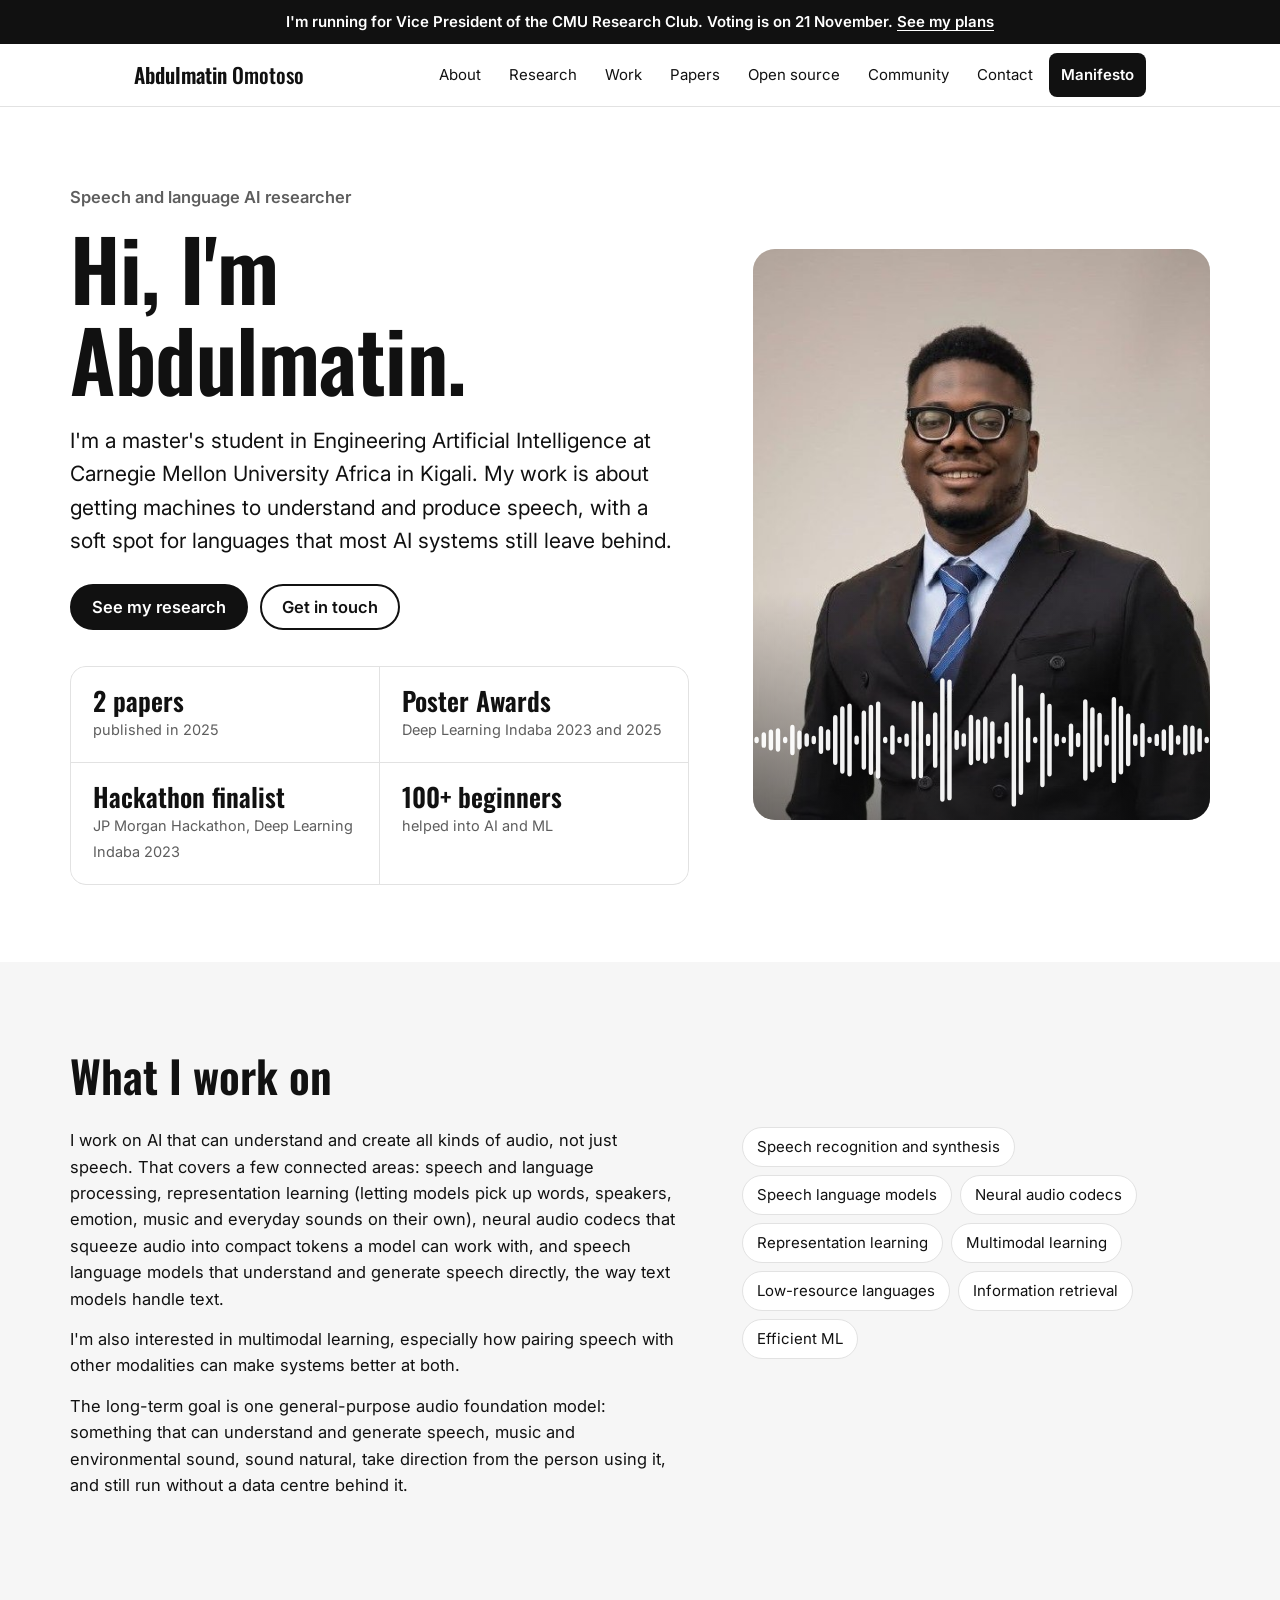
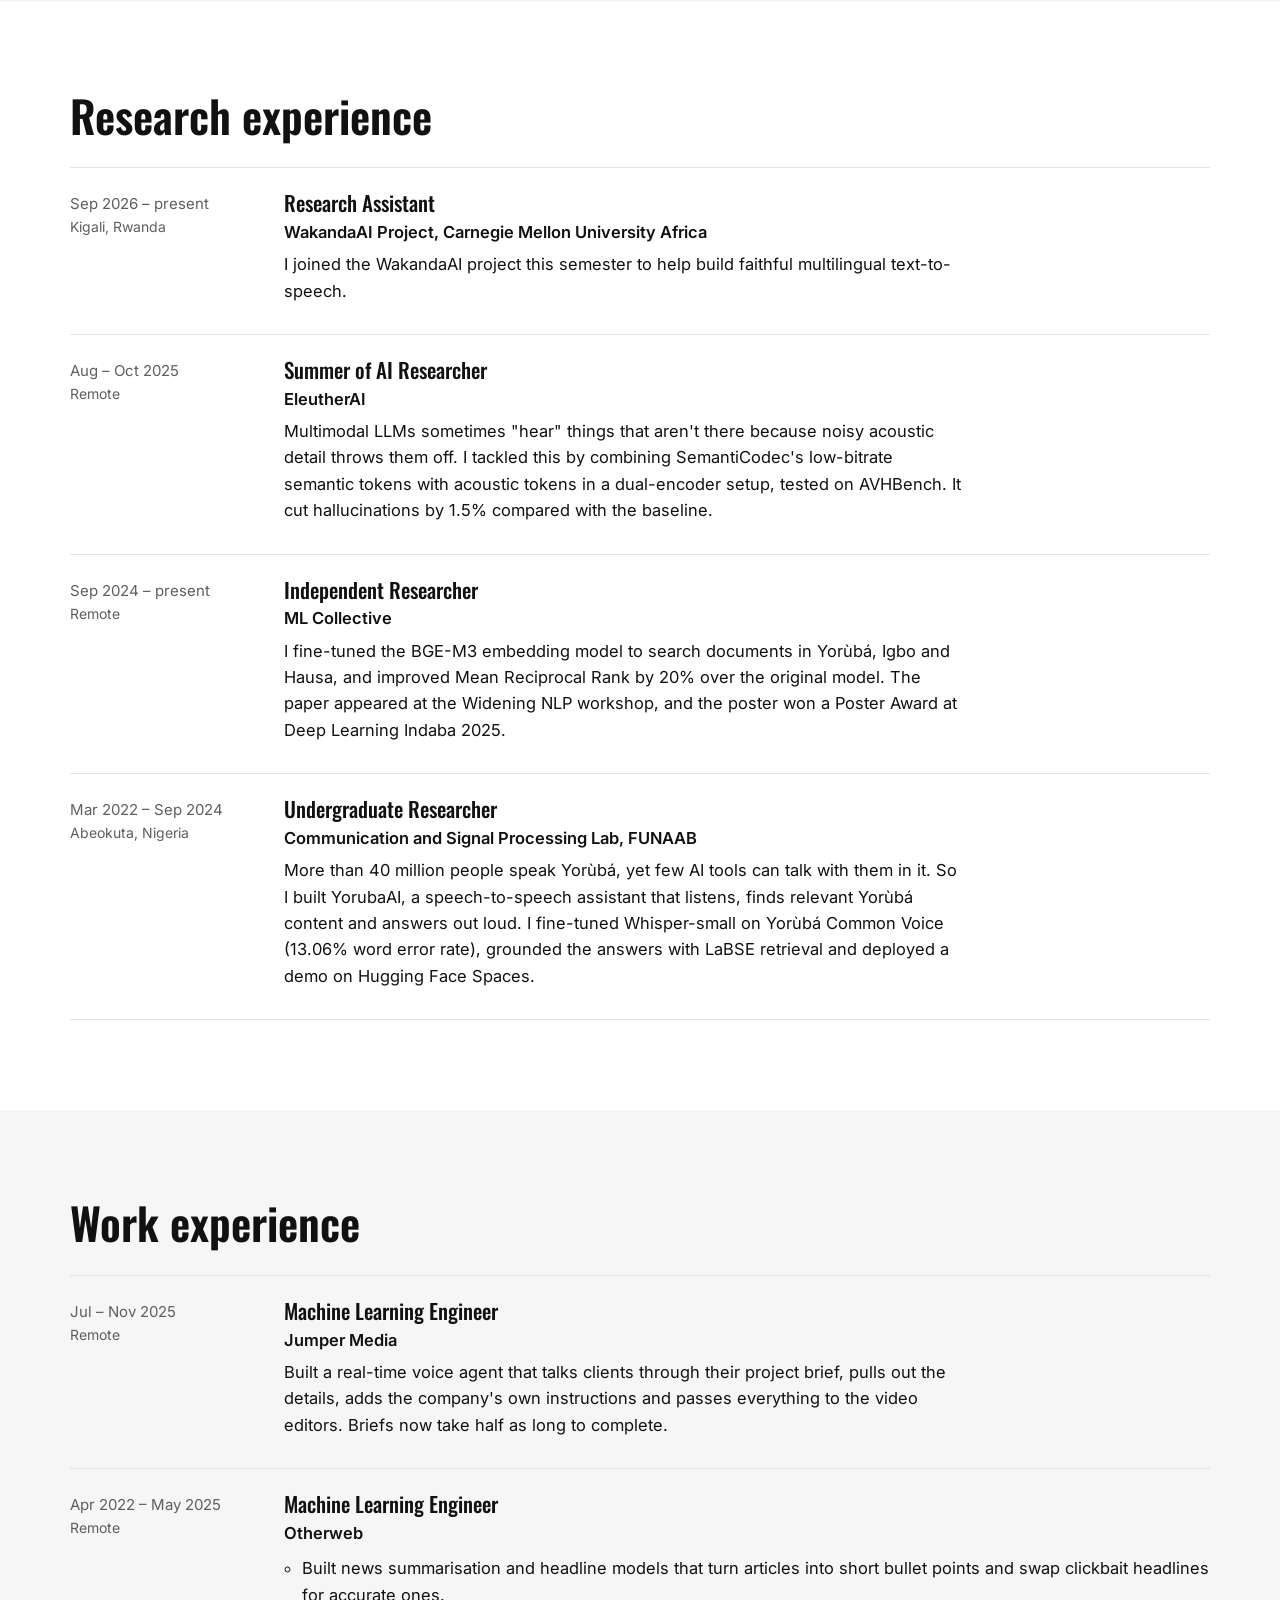
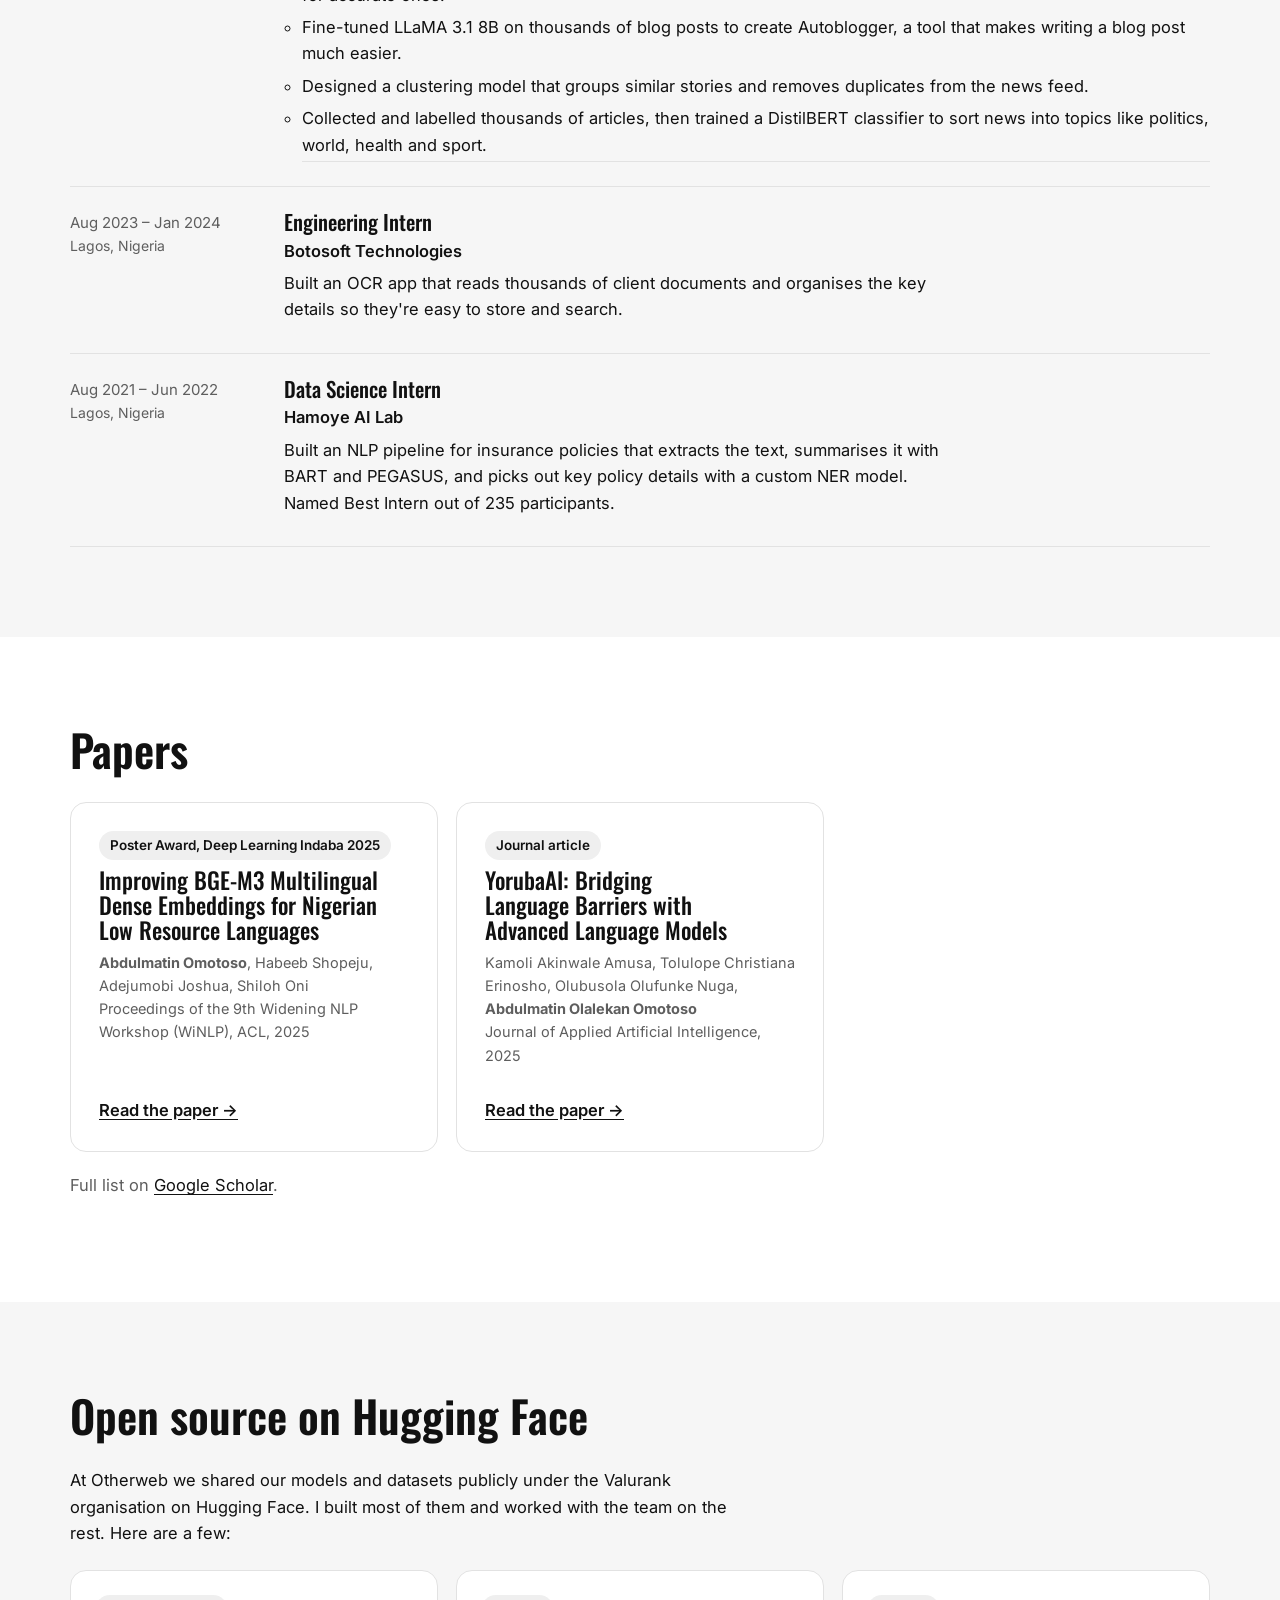
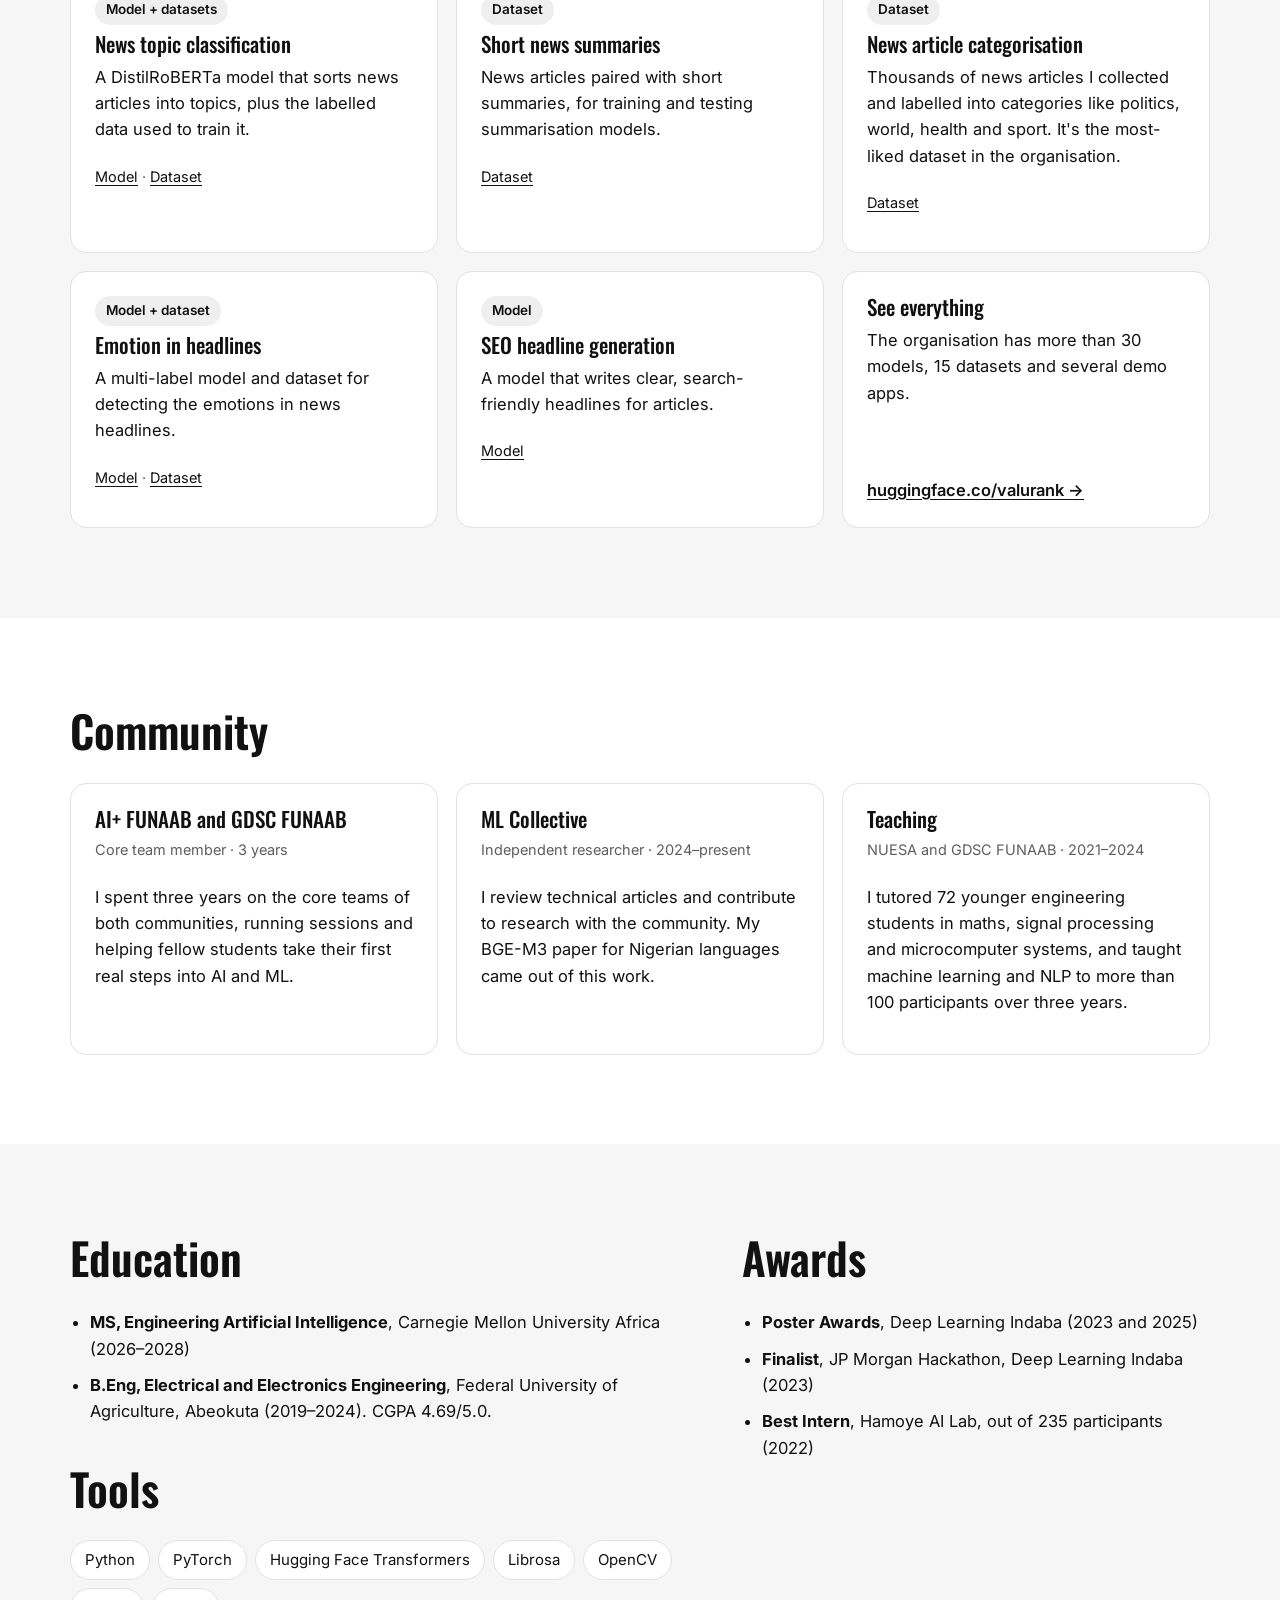
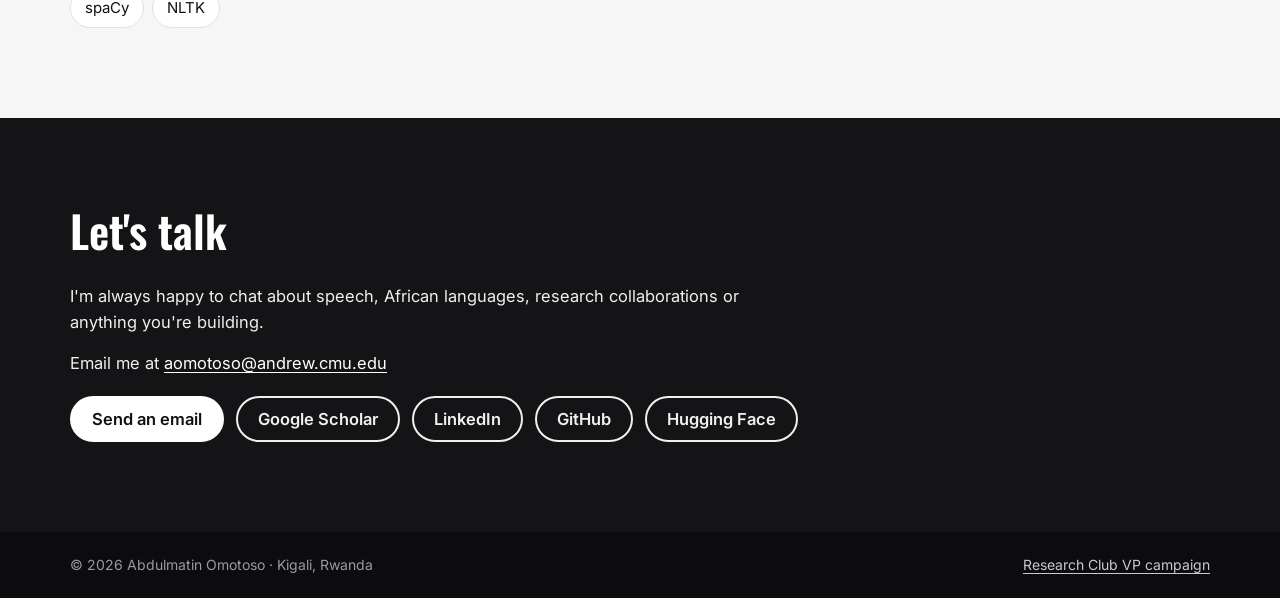
<file: index.html>
<!DOCTYPE html>
<html lang="en">
<head>
<meta charset="utf-8">
<meta name="viewport" content="width=device-width, initial-scale=1">
<title>Abdulmatin Omotoso</title>
<meta name="description" content="Abdulmatin Omotoso: speech and language AI researcher and MS student at Carnegie Mellon University Africa.">
<link rel="preconnect" href="https://fonts.googleapis.com">
<link rel="preconnect" href="https://fonts.gstatic.com" crossorigin>
<link href="https://fonts.googleapis.com/css2?family=Inter:wght@400;500;600&family=Oswald:wght@500;600&display=swap" rel="stylesheet">
<link rel="stylesheet" href="style.css">
</head>
<body>

<!-- Campaign banner: delete this line after the election -->
<a class="banner" href="vote.html">I'm running for Vice President of the CMU Research Club. Voting is on 21 November. <span>See my plans</span></a>

<nav>
  <div class="wrap">
    <a class="logo" href="#top">Abdulmatin <b>Omotoso</b></a>
    <div class="links">
      <a href="#about">About</a>
      <a href="#research">Research</a>
      <a href="#work">Work</a>
      <a href="#papers">Papers</a>
      <a href="#open-source">Open source</a>
      <a href="#community">Community</a>
      <a href="#contact">Contact</a>
      <a class="cta" href="vote.html">Manifesto</a>
    </div>
  </div>
</nav>

<header class="hero" id="top">
  <div class="wrap">
    <div>
      <p class="kicker">Speech and language AI researcher</p>
      <h1>Hi, I'm Abdulmatin.</h1>
      <p class="lead">I'm a master's student in Engineering Artificial Intelligence at Carnegie Mellon University Africa in Kigali. My work is about getting machines to understand and produce speech, with a soft spot for languages that most AI systems still leave behind.</p>
      <div class="btns">
        <a class="btn red" href="#research">See my research</a>
        <a class="btn" href="#contact">Get in touch</a>
      </div>
      <div class="facts">
        <div><strong>2 papers</strong><span>published in 2025</span></div>
        <div><strong>Poster Awards</strong><span>Deep Learning Indaba 2023 and 2025</span></div>
        <div><strong>Hackathon finalist</strong><span>JP Morgan Hackathon, Deep Learning Indaba 2023</span></div>
        <div><strong>100+ beginners</strong><span>helped into AI and ML</span></div>
      </div>
    </div>
    <div class="photo">
      <img src="images/headshot.jpg" alt="Portrait of Abdulmatin Omotoso">
      <svg class="wave" aria-hidden="true"></svg>
    </div>
  </div>
</header>

<section class="band alt" id="about">
  <div class="wrap">
    <h2>What I work on</h2>
    <div class="two">
      <div>
        <p>I work on AI that can understand and create all kinds of audio, not just speech. That covers a few connected areas: speech and language processing, representation learning (letting models pick up words, speakers, emotion, music and everyday sounds on their own), neural audio codecs that squeeze audio into compact tokens a model can work with, and speech language models that understand and generate speech directly, the way text models handle text.</p>
        <p>I'm also interested in multimodal learning, especially how pairing speech with other modalities can make systems better at both.</p>
        <p>The long-term goal is one general-purpose audio foundation model: something that can understand and generate speech, music and environmental sound, sound natural, take direction from the person using it, and still run without a data centre behind it.</p>
      </div>
      <div class="tags" aria-label="Research interests">
        <span>Speech recognition and synthesis</span>
        <span>Speech language models</span>
        <span>Neural audio codecs</span>
        <span>Representation learning</span>
        <span>Multimodal learning</span>
        <span>Low-resource languages</span>
        <span>Information retrieval</span>
        <span>Efficient ML</span>
      </div>
    </div>
  </div>
</section>

<section class="band" id="research">
  <div class="wrap">
    <h2>Research experience</h2>
    <ul class="tl">
      <li>
        <div class="when">Sep 2026 – present<small>Kigali, Rwanda</small></div>
        <div>
          <h3>Research Assistant</h3>
          <p class="org">WakandaAI Project, Carnegie Mellon University Africa</p>
          <p>I joined the WakandaAI project this semester to help build faithful multilingual text-to-speech.</p>
        </div>
      </li>
      <li>
        <div class="when">Aug – Oct 2025<small>Remote</small></div>
        <div>
          <h3>Summer of AI Researcher</h3>
          <p class="org">EleutherAI</p>
          <p>Multimodal LLMs sometimes "hear" things that aren't there because noisy acoustic detail throws them off. I tackled this by combining SemantiCodec's low-bitrate semantic tokens with acoustic tokens in a dual-encoder setup, tested on AVHBench. It cut hallucinations by 1.5% compared with the baseline.</p>
        </div>
      </li>
      <li>
        <div class="when">Sep 2024 – present<small>Remote</small></div>
        <div>
          <h3>Independent Researcher</h3>
          <p class="org">ML Collective</p>
          <p>I fine-tuned the BGE-M3 embedding model to search documents in Yorùbá, Igbo and Hausa, and improved Mean Reciprocal Rank by 20% over the original model. The paper appeared at the Widening NLP workshop, and the poster won a Poster Award at Deep Learning Indaba 2025.</p>
        </div>
      </li>
      <li>
        <div class="when">Mar 2022 – Sep 2024<small>Abeokuta, Nigeria</small></div>
        <div>
          <h3>Undergraduate Researcher</h3>
          <p class="org">Communication and Signal Processing Lab, FUNAAB</p>
          <p>More than 40 million people speak Yorùbá, yet few AI tools can talk with them in it. So I built YorubaAI, a speech-to-speech assistant that listens, finds relevant Yorùbá content and answers out loud. I fine-tuned Whisper-small on Yorùbá Common Voice (13.06% word error rate), grounded the answers with LaBSE retrieval and deployed a demo on Hugging Face Spaces.</p>
        </div>
      </li>
    </ul>
  </div>
</section>

<section class="band alt" id="work">
  <div class="wrap">
    <h2>Work experience</h2>
    <ul class="tl">
      <li>
        <div class="when">Jul – Nov 2025<small>Remote</small></div>
        <div>
          <h3>Machine Learning Engineer</h3>
          <p class="org">Jumper Media</p>
          <p>Built a real-time voice agent that talks clients through their project brief, pulls out the details, adds the company's own instructions and passes everything to the video editors. Briefs now take half as long to complete.</p>
        </div>
      </li>
      <li>
        <div class="when">Apr 2022 – May 2025<small>Remote</small></div>
        <div>
          <h3>Machine Learning Engineer</h3>
          <p class="org">Otherweb</p>
          <ul>
            <li>Built news summarisation and headline models that turn articles into short bullet points and swap clickbait headlines for accurate ones.</li>
            <li>Fine-tuned LLaMA 3.1 8B on thousands of blog posts to create Autoblogger, a tool that makes writing a blog post much easier.</li>
            <li>Designed a clustering model that groups similar stories and removes duplicates from the news feed.</li>
            <li>Collected and labelled thousands of articles, then trained a DistilBERT classifier to sort news into topics like politics, world, health and sport.</li>
          </ul>
        </div>
      </li>
      <li>
        <div class="when">Aug 2023 – Jan 2024<small>Lagos, Nigeria</small></div>
        <div>
          <h3>Engineering Intern</h3>
          <p class="org">Botosoft Technologies</p>
          <p>Built an OCR app that reads thousands of client documents and organises the key details so they're easy to store and search.</p>
        </div>
      </li>
      <li>
        <div class="when">Aug 2021 – Jun 2022<small>Lagos, Nigeria</small></div>
        <div>
          <h3>Data Science Intern</h3>
          <p class="org">Hamoye AI Lab</p>
          <p>Built an NLP pipeline for insurance policies that extracts the text, summarises it with BART and PEGASUS, and picks out key policy details with a custom NER model. Named Best Intern out of 235 participants.</p>
        </div>
      </li>
    </ul>
  </div>
</section>

<section class="band" id="papers">
  <div class="wrap">
    <h2>Papers</h2>
    <div class="grid">
      <article class="card paper">
        <span class="badge">Poster Award, Deep Learning Indaba 2025</span>
        <h3>Improving BGE-M3 Multilingual Dense Embeddings for Nigerian Low Resource Languages</h3>
        <p class="meta"><strong>Abdulmatin Omotoso</strong>, Habeeb Shopeju, Adejumobi Joshua, Shiloh Oni<br>Proceedings of the 9th Widening NLP Workshop (WiNLP), ACL, 2025</p>
        <a class="go" href="https://aclanthology.org/2025.winlp-main.33/">Read the paper →</a>
      </article>
      <article class="card paper">
        <span class="badge">Journal article</span>
        <h3>YorubaAI: Bridging Language Barriers with Advanced Language Models</h3>
        <p class="meta">Kamoli Akinwale Amusa, Tolulope Christiana Erinosho, Olubusola Olufunke Nuga, <strong>Abdulmatin Olalekan Omotoso</strong><br>Journal of Applied Artificial Intelligence, 2025</p>
        <a class="go" href="https://doi.org/10.48185/jaai.v6i1.1474">Read the paper →</a>
      </article>
    </div>
    <p class="muted" style="margin-top:20px">Full list on <a href="https://scholar.google.com/citations?user=F1lifJIAAAAJ&amp;hl=en">Google Scholar</a>.</p>
  </div>
</section>

<section class="band alt" id="open-source">
  <div class="wrap">
    <h2>Open source on Hugging Face</h2>
    <p>At Otherweb we shared our models and datasets publicly under the Valurank organisation on Hugging Face. I built most of them and worked with the team on the rest. Here are a few:</p>
    <div class="grid" style="margin-top:24px">
      <article class="card">
        <span class="badge">Model + datasets</span>
        <h3>News topic classification</h3>
        <p>A DistilRoBERTa model that sorts news articles into topics, plus the labelled data used to train it.</p>
        <p class="meta"><a href="https://huggingface.co/valurank/distilroberta-topic-classification">Model</a> · <a href="https://huggingface.co/datasets/valurank/Topic_Classification">Dataset</a></p>
      </article>
      <article class="card">
        <span class="badge">Dataset</span>
        <h3>Short news summaries</h3>
        <p>News articles paired with short summaries, for training and testing summarisation models.</p>
        <p class="meta"><a href="https://huggingface.co/datasets/valurank/short-summary">Dataset</a></p>
      </article>
      <article class="card">
        <span class="badge">Dataset</span>
        <h3>News article categorisation</h3>
        <p>Thousands of news articles I collected and labelled into categories like politics, world, health and sport. It's the most-liked dataset in the organisation.</p>
        <p class="meta"><a href="https://huggingface.co/datasets/valurank/News_Articles_Categorization">Dataset</a></p>
      </article>
      <article class="card">
        <span class="badge">Model + dataset</span>
        <h3>Emotion in headlines</h3>
        <p>A multi-label model and dataset for detecting the emotions in news headlines.</p>
        <p class="meta"><a href="https://huggingface.co/valurank/finetuned-distilbert-multi-label-emotion">Model</a> · <a href="https://huggingface.co/datasets/valurank/Emotion_headline">Dataset</a></p>
      </article>
      <article class="card">
        <span class="badge">Model</span>
        <h3>SEO headline generation</h3>
        <p>A model that writes clear, search-friendly headlines for articles.</p>
        <p class="meta"><a href="https://huggingface.co/valurank/seo-headline">Model</a></p>
      </article>
      <article class="card">
        <h3>See everything</h3>
        <p>The organisation has more than 30 models, 15 datasets and several demo apps.</p>
        <a class="go" href="https://huggingface.co/valurank">huggingface.co/valurank →</a>
      </article>
    </div>
  </div>
</section>

<section class="band" id="community">
  <div class="wrap">
    <h2>Community</h2>
    <div class="grid">
      <article class="card">
        <h3>AI+ FUNAAB and GDSC FUNAAB</h3>
        <p class="meta">Core team member · 3 years</p>
        <p>I spent three years on the core teams of both communities, running sessions and helping fellow students take their first real steps into AI and ML.</p>
      </article>
      <article class="card">
        <h3>ML Collective</h3>
        <p class="meta">Independent researcher · 2024–present</p>
        <p>I review technical articles and contribute to research with the community. My BGE-M3 paper for Nigerian languages came out of this work.</p>
      </article>
      <article class="card">
        <h3>Teaching</h3>
        <p class="meta">NUESA and GDSC FUNAAB · 2021–2024</p>
        <p>I tutored 72 younger engineering students in maths, signal processing and microcomputer systems, and taught machine learning and NLP to more than 100 participants over three years.</p>
      </article>
    </div>
  </div>
</section>

<section class="band alt" id="more">
  <div class="wrap two">
    <div>
      <h2>Education</h2>
      <ul class="list">
        <li><strong>MS, Engineering Artificial Intelligence</strong>, Carnegie Mellon University Africa (2026–2028)</li>
        <li><strong>B.Eng, Electrical and Electronics Engineering</strong>, Federal University of Agriculture, Abeokuta (2019–2024). CGPA 4.69/5.0.</li>
      </ul>
      <h2 style="margin-top:40px">Tools</h2>
      <div class="tags">
        <span>Python</span><span>PyTorch</span><span>Hugging Face Transformers</span><span>Librosa</span><span>OpenCV</span><span>spaCy</span><span>NLTK</span>
      </div>
    </div>
    <div>
      <h2>Awards</h2>
      <ul class="list">
        <li><strong>Poster Awards</strong>, Deep Learning Indaba (2023 and 2025)</li>
        <li><strong>Finalist</strong>, JP Morgan Hackathon, Deep Learning Indaba (2023)</li>
        <li><strong>Best Intern</strong>, Hamoye AI Lab, out of 235 participants (2022)</li>
      </ul>
    </div>
  </div>
</section>

<section class="band contact" id="contact">
  <div class="wrap">
    <h2>Let's talk</h2>
    <p>I'm always happy to chat about speech, African languages, research collaborations or anything you're building.</p>
    <p>Email me at <a href="mailto:aomotoso@andrew.cmu.edu">aomotoso@andrew.cmu.edu</a></p>
    <div class="row">
      <a class="btn red" href="mailto:aomotoso@andrew.cmu.edu">Send an email</a>
      <a class="btn" href="https://scholar.google.com/citations?user=F1lifJIAAAAJ&amp;hl=en">Google Scholar</a>
      <a class="btn" href="https://www.linkedin.com/in/abdulmatin-omotoso-a948441a5/">LinkedIn</a>
      <a class="btn" href="https://github.com/Matonice">GitHub</a>
      <a class="btn" href="https://huggingface.co/valurank">Hugging Face</a>
    </div>
  </div>
</section>

<footer>
  <div class="wrap">
    <span>© <span id="year">2026</span> Abdulmatin Omotoso · Kigali, Rwanda</span>
    <a href="vote.html">Research Club VP campaign</a>
  </div>
</footer>

<script src="script.js"></script>
</body>
</html>
</file>
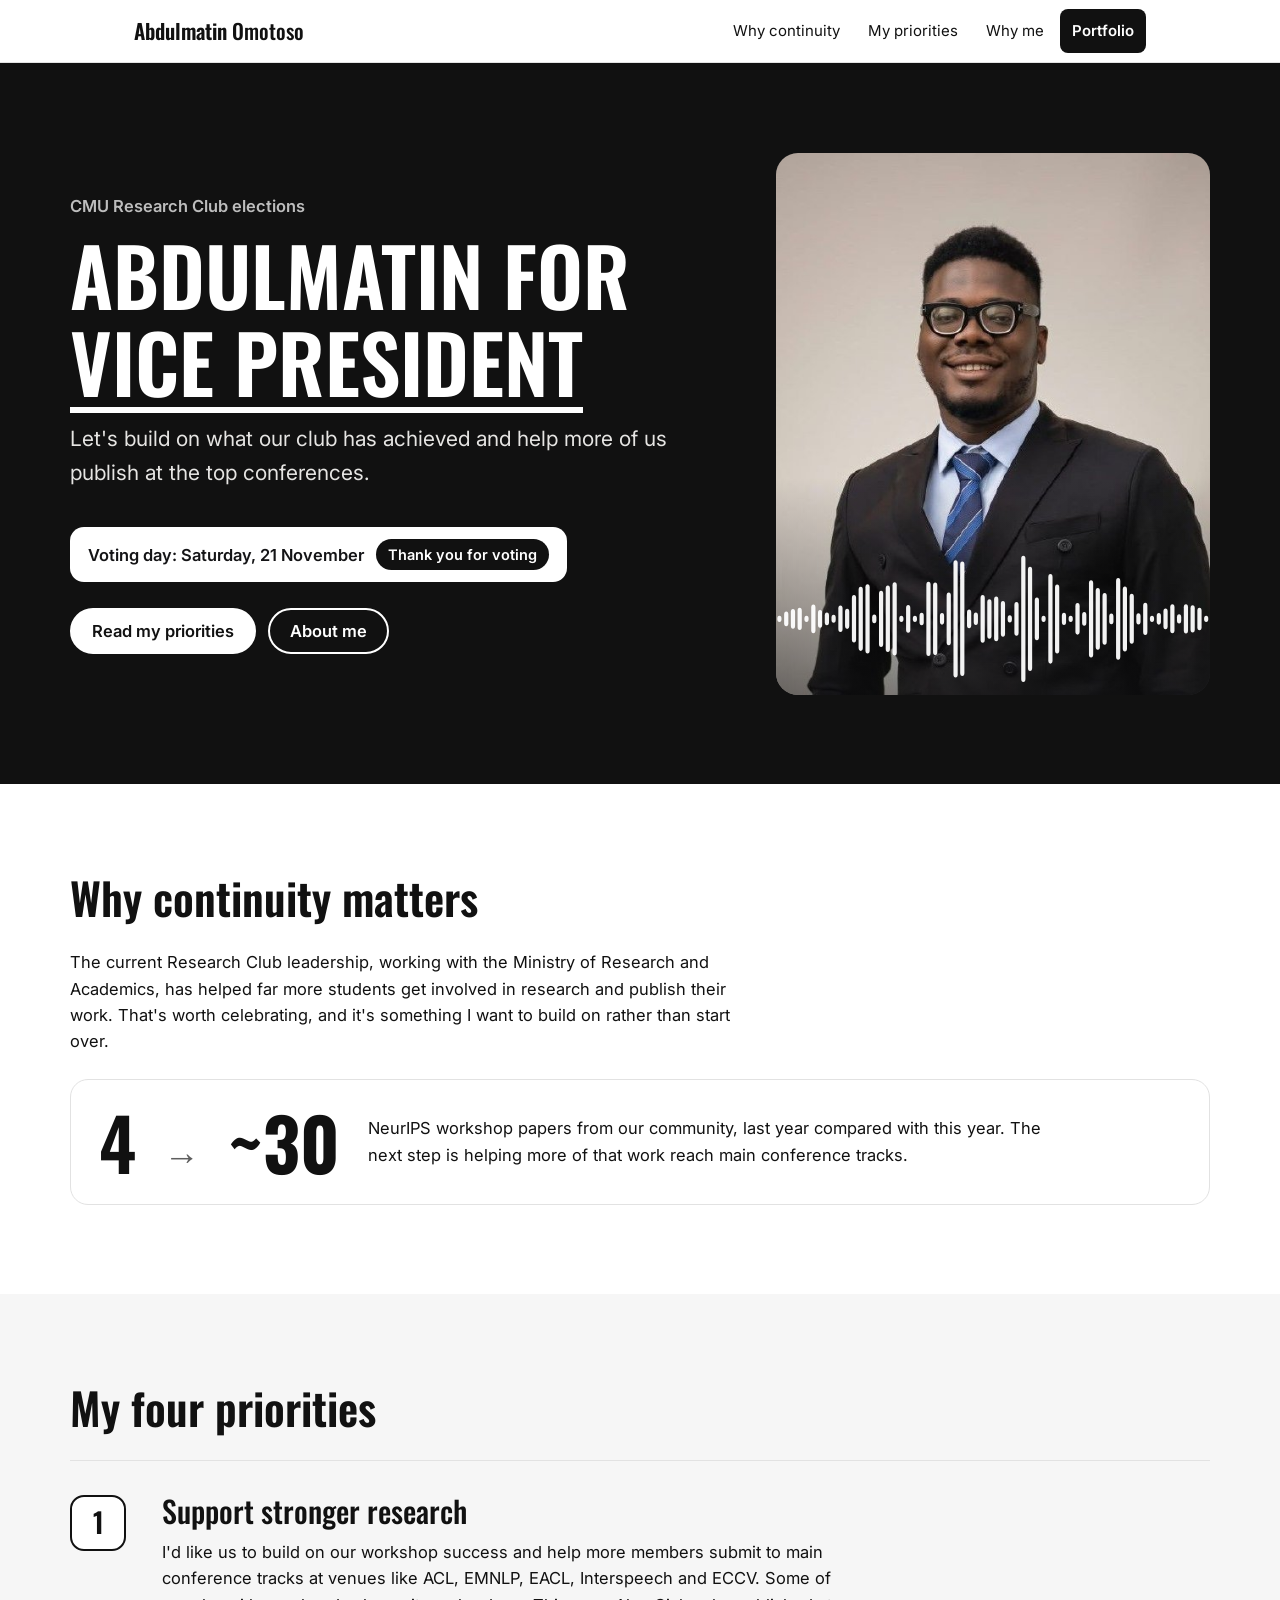
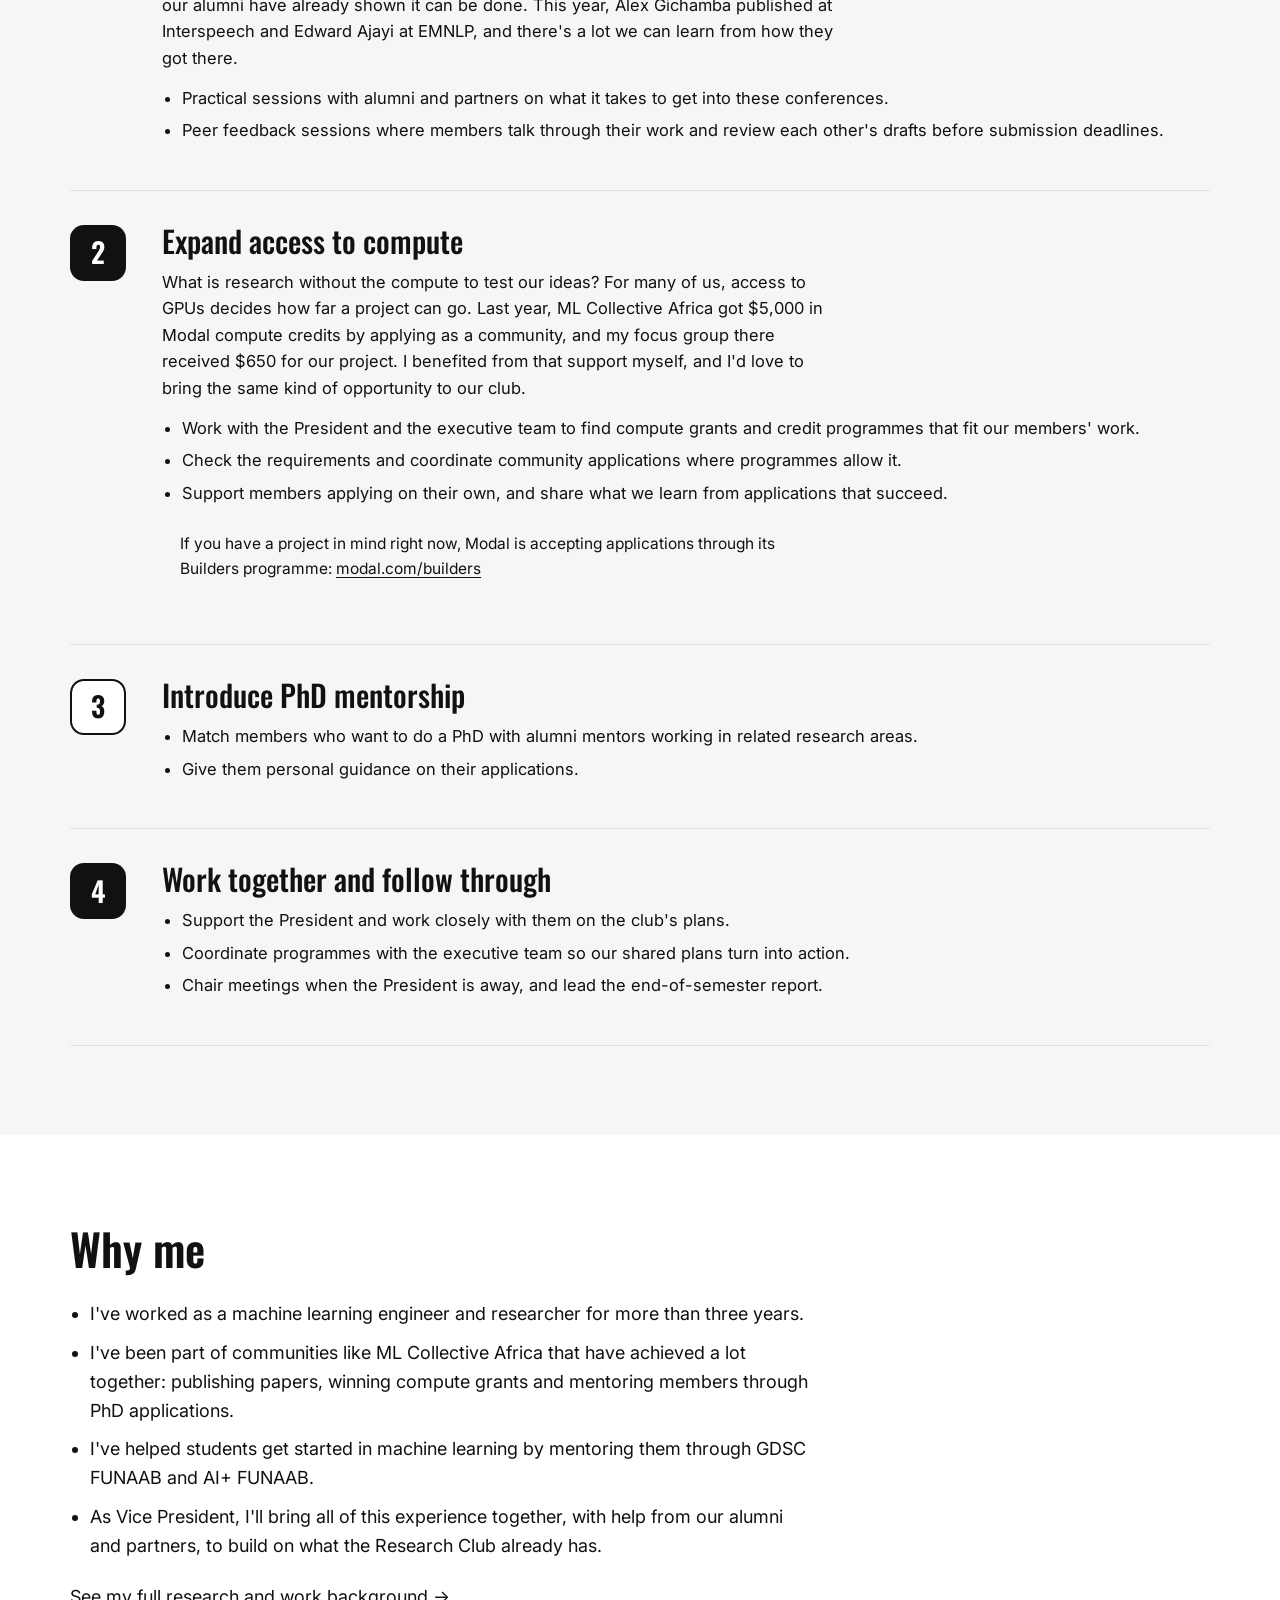
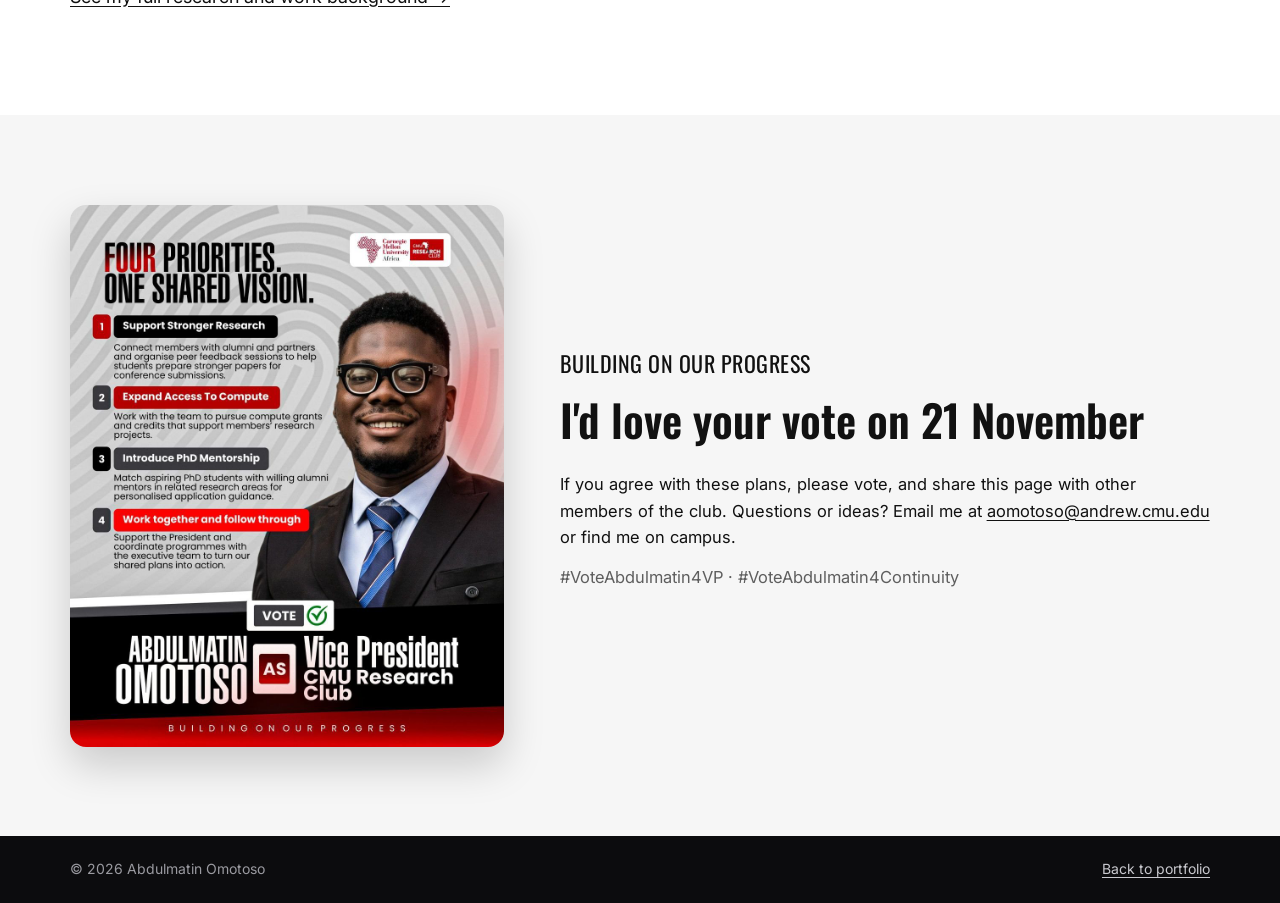
<file: vote.html>
<!DOCTYPE html>
<html lang="en">
<head>
<meta charset="utf-8">
<meta name="viewport" content="width=device-width, initial-scale=1">
<title>Abdulmatin for Vice President</title>
<meta name="description" content="Abdulmatin Omotoso for Vice President of the CMU Research Club. Four priorities, one shared vision.">
<link rel="preconnect" href="https://fonts.googleapis.com">
<link rel="preconnect" href="https://fonts.gstatic.com" crossorigin>
<link href="https://fonts.googleapis.com/css2?family=Inter:wght@400;500;600&family=Oswald:wght@500;600&display=swap" rel="stylesheet">
<link rel="stylesheet" href="style.css">
</head>
<body>

<nav>
  <div class="wrap">
    <a class="logo" href="index.html">Abdulmatin <b>Omotoso</b></a>
    <div class="links">
      <a href="#why">Why continuity</a>
      <a href="#priorities">My priorities</a>
      <a href="#me">Why me</a>
      <a class="cta" href="index.html">Portfolio</a>
    </div>
  </div>
</nav>

<header class="band vhero" id="top">
  <div class="wrap">
    <div>
      <p class="kicker">CMU Research Club elections</p>
      <h1>Abdulmatin for <em>Vice President</em></h1>
      <p class="lead">Let's build on what our club has achieved and help more of us publish at the top conferences.</p>
      <div class="date">Voting day: Saturday, 21 November <span class="count" id="count">Coming up</span></div>
      <div class="btns">
        <a class="btn red" href="#priorities">Read my priorities</a>
        <a class="btn" href="index.html">About me</a>
      </div>
    </div>
    <div class="photo">
      <img src="images/headshot.jpg" alt="Portrait of Abdulmatin Omotoso">
      <svg class="wave" aria-hidden="true"></svg>
    </div>
  </div>
</header>

<section class="band" id="why">
  <div class="wrap">
    <h2>Why continuity matters</h2>
    <p>The current Research Club leadership, working with the Ministry of Research and Academics, has helped far more students get involved in research and publish their work. That's worth celebrating, and it's something I want to build on rather than start over.</p>
    <div class="stat">
      <div class="nums">4 <span>→</span> <b>~30</b></div>
      <p style="margin:0">NeurIPS workshop papers from our community, last year compared with this year. The next step is helping more of that work reach main conference tracks.</p>
    </div>
  </div>
</section>

<section class="band alt" id="priorities">
  <div class="wrap">
    <h2>My four priorities</h2>

    <div class="pri">
      <div class="num">1</div>
      <div>
        <h3>Support stronger research</h3>
        <p>I'd like us to build on our workshop success and help more members submit to main conference tracks at venues like ACL, EMNLP, EACL, Interspeech and ECCV. Some of our alumni have already shown it can be done. This year, Alex Gichamba published at Interspeech and Edward Ajayi at EMNLP, and there's a lot we can learn from how they got there.</p>
        <ul>
          <li>Practical sessions with alumni and partners on what it takes to get into these conferences.</li>
          <li>Peer feedback sessions where members talk through their work and review each other's drafts before submission deadlines.</li>
        </ul>
      </div>
    </div>

    <div class="pri">
      <div class="num">2</div>
      <div>
        <h3>Expand access to compute</h3>
        <p>What is research without the compute to test our ideas? For many of us, access to GPUs decides how far a project can go. Last year, ML Collective Africa got $5,000 in Modal compute credits by applying as a community, and my focus group there received $650 for our project. I benefited from that support myself, and I'd love to bring the same kind of opportunity to our club.</p>
        <ul>
          <li>Work with the President and the executive team to find compute grants and credit programmes that fit our members' work.</li>
          <li>Check the requirements and coordinate community applications where programmes allow it.</li>
          <li>Support members applying on their own, and share what we learn from applications that succeed.</li>
        </ul>
        <p class="note">If you have a project in mind right now, Modal is accepting applications through its Builders programme: <a href="https://modal.com/builders#apply">modal.com/builders</a></p>
      </div>
    </div>

    <div class="pri">
      <div class="num">3</div>
      <div>
        <h3>Introduce PhD mentorship</h3>
        <ul>
          <li>Match members who want to do a PhD with alumni mentors working in related research areas.</li>
          <li>Give them personal guidance on their applications.</li>
        </ul>
      </div>
    </div>

    <div class="pri">
      <div class="num">4</div>
      <div>
        <h3>Work together and follow through</h3>
        <ul>
          <li>Support the President and work closely with them on the club's plans.</li>
          <li>Coordinate programmes with the executive team so our shared plans turn into action.</li>
          <li>Chair meetings when the President is away, and lead the end-of-semester report.</li>
        </ul>
      </div>
    </div>
  </div>
</section>

<section class="band" id="me">
  <div class="wrap prose">
    <h2>Why me</h2>
    <ul class="list" style="font-size:18px;max-width:68ch">
      <li>I've worked as a machine learning engineer and researcher for more than three years.</li>
      <li>I've been part of communities like ML Collective Africa that have achieved a lot together: publishing papers, winning compute grants and mentoring members through PhD applications.</li>
      <li>I've helped students get started in machine learning by mentoring them through GDSC FUNAAB and AI+ FUNAAB.</li>
      <li>As Vice President, I'll bring all of this experience together, with help from our alumni and partners, to build on what the Research Club already has.</li>
    </ul>
    <p style="margin-top:22px"><a href="index.html">See my full research and work background →</a></p>
  </div>
</section>

<section class="band alt">
  <div class="wrap share">
    <img src="images/poster.jpg" alt="Campaign poster: Four priorities, one shared vision. Vote Abdulmatin Omotoso as Vice President, CMU Research Club." loading="lazy">
    <div>
      <p class="tagline">BUILDING ON OUR PROGRESS</p>
      <h2>I'd love your vote on 21 November</h2>
      <p>If you agree with these plans, please vote, and share this page with other members of the club. Questions or ideas? Email me at <a href="mailto:aomotoso@andrew.cmu.edu">aomotoso@andrew.cmu.edu</a> or find me on campus.</p>
      <p class="muted">#VoteAbdulmatin4VP · #VoteAbdulmatin4Continuity</p>
    </div>
  </div>
</section>

<footer>
  <div class="wrap">
    <span>© <span id="year">2026</span> Abdulmatin Omotoso</span>
    <a href="index.html">Back to portfolio</a>
  </div>
</footer>

<script src="script.js"></script>
</body>
</html>
</file>
<file: style.css>
/*
VOICE: confident, warm, researcher-first; clean and easy to scan
IDEA: a printed conference poster / audio track: black ink on clean paper
PICTURE: headshot framed over a white waveform, the speech research motif
COLOUR and TYPE: strictly black and white with greys; Oswald for titles, Inter for text
LAYOUT: sticky nav, hero, then full-width bands; date column timelines that stack on phones
*/
:root{color-scheme:light;
  --bg:#ffffff;--alt:#f6f6f6;--ink:#111111;--muted:#5e5e5e;--line:#e2e2e2;--red:#111111;--red-ink:#111111;--card:#ffffff}
*{box-sizing:border-box;min-width:0}
html{scroll-behavior:smooth;scroll-padding-top:72px}
@media (prefers-reduced-motion:reduce){html{scroll-behavior:auto}*{animation:none!important;transition:none!important}}
body{margin:0;background:var(--bg);color:var(--ink);font:16.5px/1.6 Inter,system-ui,-apple-system,"Segoe UI",sans-serif;overflow-x:clip}
a{color:var(--red-ink);text-underline-offset:3px}
a:focus-visible,button:focus-visible{outline:3px solid var(--red);outline-offset:3px;border-radius:4px}
img{max-width:100%;display:block}
h1,h2,h3{font-family:Oswald,"Arial Narrow",Inter,sans-serif;font-weight:600;line-height:1.08;text-wrap:balance;margin:0}
h2{font-size:clamp(30px,4vw,44px);margin-bottom:28px}
h3{font-size:21px;font-weight:500}
p{margin:0 0 14px;max-width:68ch}
.wrap{max-width:1140px;margin:0 auto}
.band{padding:clamp(48px,7vw,96px) max(5vw,18px)}
.band.alt{background:var(--alt)}
.muted{color:var(--muted)}

/* banner + nav */
.banner{display:block;background:#111;color:#fff;text-align:center;padding:10px 18px;font-weight:600;font-size:15px;text-decoration:none}
.banner:hover{background:#333}
.banner span{text-decoration:underline;text-underline-offset:3px}
nav{position:sticky;top:0;z-index:10;background:color-mix(in srgb,var(--bg) 92%,transparent);backdrop-filter:blur(8px);border-bottom:1px solid var(--line)}
nav .wrap{display:flex;align-items:center;gap:20px;padding:0 max(5vw,18px);min-height:62px}
.logo{font-family:Oswald,sans-serif;font-weight:600;font-size:21px;color:var(--ink);text-decoration:none;white-space:nowrap}
.logo b{font-weight:500}
.links{display:flex;gap:4px;margin-left:auto;overflow-x:auto;scrollbar-width:none}
.links a{flex:none;color:var(--ink);text-decoration:none;font-size:15px;padding:10px 12px;border-radius:8px}
.links a:hover{background:var(--alt)}
.links a.cta{background:var(--ink);color:var(--bg);font-weight:600}
@media(max-width:760px){nav .wrap{flex-direction:column;align-items:stretch;gap:0;padding-top:8px}.links{margin-left:0;padding-bottom:6px}.logo{padding:4px 0}}

/* hero */
.hero{padding:clamp(40px,6vw,88px) max(5vw,18px)}
.hero .wrap{display:grid;grid-template-columns:minmax(0,1.15fr) minmax(0,.85fr);gap:clamp(28px,5vw,64px);align-items:center}
.kicker{font-weight:600;color:var(--muted);margin-bottom:12px}
.hero h1{font-size:clamp(44px,7vw,84px);letter-spacing:-.5px;margin-bottom:20px}
.lead{font-size:clamp(18px,2vw,21px);color:var(--ink)}
.btns{display:flex;flex-wrap:wrap;gap:12px;margin-top:26px}
.btn{display:inline-flex;align-items:center;min-height:46px;padding:0 20px;border-radius:999px;font-weight:600;text-decoration:none;border:2px solid var(--ink);color:var(--ink)}
.btn.red{background:#111;border-color:#111;color:#fff}
.btn:hover{transform:translateY(-1px)}
.photo{position:relative;aspect-ratio:4/5;border-radius:22px;overflow:hidden;background:#e9e6e1}
.photo img{width:100%;height:100%;object-fit:cover;object-position:50% 20%}
.photo svg{position:absolute;left:0;right:0;bottom:0;width:100%;height:28%}
.photo::after{content:"";position:absolute;inset:auto 0 0 0;height:40%;background:linear-gradient(transparent,rgba(20,20,22,.55))}
.photo svg{z-index:1}
@media(max-width:820px){.hero .wrap{grid-template-columns:1fr}.photo{max-width:380px;aspect-ratio:1}}

/* facts */
.facts{display:grid;grid-template-columns:repeat(2,minmax(0,1fr));gap:1px;background:var(--line);border:1px solid var(--line);border-radius:16px;overflow:hidden;margin-top:36px}
.facts div{background:var(--card);padding:20px 22px}
.facts strong{display:block;font-family:Oswald,sans-serif;font-size:26px;font-weight:600;line-height:1.1}
.facts span{color:var(--muted);font-size:14.5px}
@media(max-width:480px){.facts{grid-template-columns:1fr}}

/* interests */
.two{display:grid;grid-template-columns:minmax(0,1.3fr) minmax(0,1fr);gap:clamp(24px,5vw,64px)}
.tags{display:flex;flex-wrap:wrap;gap:8px;align-content:flex-start}
.tags span{border:1px solid var(--line);background:var(--card);border-radius:999px;padding:7px 14px;font-size:15px}
@media(max-width:820px){.two{grid-template-columns:1fr}}

/* timeline */
.tl{list-style:none;margin:0;padding:0}
.tl li{display:grid;grid-template-columns:190px minmax(0,1fr);gap:24px;padding:24px 0;border-top:1px solid var(--line)}
.tl li:last-child{border-bottom:1px solid var(--line)}
.when{color:var(--muted);font-size:15px;white-space:nowrap}
.when small{display:block;font-size:14px}
.org{color:var(--ink);font-weight:600;margin:4px 0 10px}
.tl ul{margin:0;padding-left:18px}.tl ul li{display:list-item;border:0;padding:3px 0}
.tl p{margin-bottom:6px}
@media(max-width:640px){.tl li{grid-template-columns:1fr;gap:6px}}

/* cards */
.grid{display:grid;grid-template-columns:repeat(auto-fill,minmax(min(100%,300px),1fr));gap:18px}
.card{background:var(--card);border:1px solid var(--line);border-radius:16px;padding:24px;display:flex;flex-direction:column;gap:8px}
.card .meta{color:var(--muted);font-size:14.5px}
.card .go{margin-top:auto;padding-top:8px;font-weight:600}
.badge{align-self:flex-start;background:#efefef;color:#111;font-size:13.5px;font-weight:600;border-radius:999px;padding:4px 11px}
.paper{padding:28px}
.paper h3{font-size:23px}

.list{margin:0;padding-left:20px}.list li{margin-bottom:10px}

/* contact + footer */
.contact{background:#141416;color:#f1f0ee}
.contact h2{color:#fff}
.contact a{color:#fff}
.contact .row{display:flex;flex-wrap:wrap;gap:12px;margin-top:20px}
.contact .btn{border-color:#f1f0ee;color:#f1f0ee}
.contact .btn.red{background:#fff;color:#111;border-color:#fff}
footer{background:#0c0c0e;color:#9a9aa0;padding:22px max(5vw,18px);font-size:14px}
footer .wrap{display:flex;justify-content:space-between;flex-wrap:wrap;gap:10px}
footer a{color:#c9c9ce}

/* campaign page */
.vhero{background:#111;color:#fff;position:relative;overflow:hidden}
.vhero .wrap{display:grid;grid-template-columns:minmax(0,1.2fr) minmax(0,.8fr);gap:clamp(28px,5vw,56px);align-items:center}
.vhero h1{font-size:clamp(42px,6.5vw,80px);text-transform:uppercase;margin:6px 0 18px}
.vhero h1 em{font-style:normal;color:#fff;-webkit-text-stroke:0;text-decoration:underline;text-decoration-thickness:6px;text-underline-offset:10px}
.vhero .lead{color:#e6e5e3}
.vhero .kicker{color:#bdbdbd}
.date{display:inline-flex;flex-wrap:wrap;align-items:center;gap:12px;margin-top:24px;background:#fff;color:#141416;border-radius:14px;padding:12px 18px;font-weight:600}
.date .count{background:#111;color:#fff;border-radius:999px;padding:4px 12px;font-size:14.5px}
.vhero .photo{background:#2a2a2e}
.vhero .btn{border-color:#fff;color:#fff}
.vhero .btn.red{background:#fff;color:#111;border-color:#fff}
@media(max-width:820px){.vhero .wrap{grid-template-columns:1fr}}
.stat{display:grid;grid-template-columns:auto minmax(0,1fr);gap:28px;align-items:center;background:var(--card);border:1px solid var(--line);border-radius:18px;padding:26px 28px;margin-top:24px}
.stat .nums{font-family:Oswald,sans-serif;font-size:clamp(44px,7vw,72px);font-weight:600;line-height:1;white-space:nowrap}
.stat .nums span{color:var(--muted);font-size:.5em;margin:0 10px;vertical-align:middle}
.stat .nums b{color:#111}
@media(max-width:600px){.stat{grid-template-columns:1fr;gap:10px}}
.pri{display:grid;grid-template-columns:72px minmax(0,1fr);gap:20px;padding:34px 0;border-top:1px solid var(--line)}
.pri:last-child{border-bottom:1px solid var(--line)}
.num{width:56px;height:56px;border-radius:14px;background:#111;color:#fff;display:grid;place-items:center;font-family:Oswald,sans-serif;font-size:28px;font-weight:600}
.pri:nth-child(even) .num{background:#fff;color:#111;border:2px solid #111}
.pri h3{font-size:clamp(24px,3vw,30px);margin-bottom:12px}
.pri ul{margin:0 0 12px;padding-left:20px}.pri ul li{margin-bottom:6px}
.note{background:var(--alt);border-radius:12px;padding:14px 18px;font-size:15.5px;max-width:68ch}
@media(max-width:600px){.pri{grid-template-columns:1fr;gap:12px}}
.share{display:grid;grid-template-columns:minmax(0,.8fr) minmax(0,1.2fr);gap:clamp(24px,5vw,56px);align-items:center}
.share img{border-radius:16px;box-shadow:0 18px 40px rgba(0,0,0,.18)}
.tagline{font-family:Oswald,sans-serif;font-size:22px;letter-spacing:.5px}
@media(max-width:760px){.share{grid-template-columns:1fr}.share img{max-width:420px}}

.prose p{font-size:18px}
</file>
